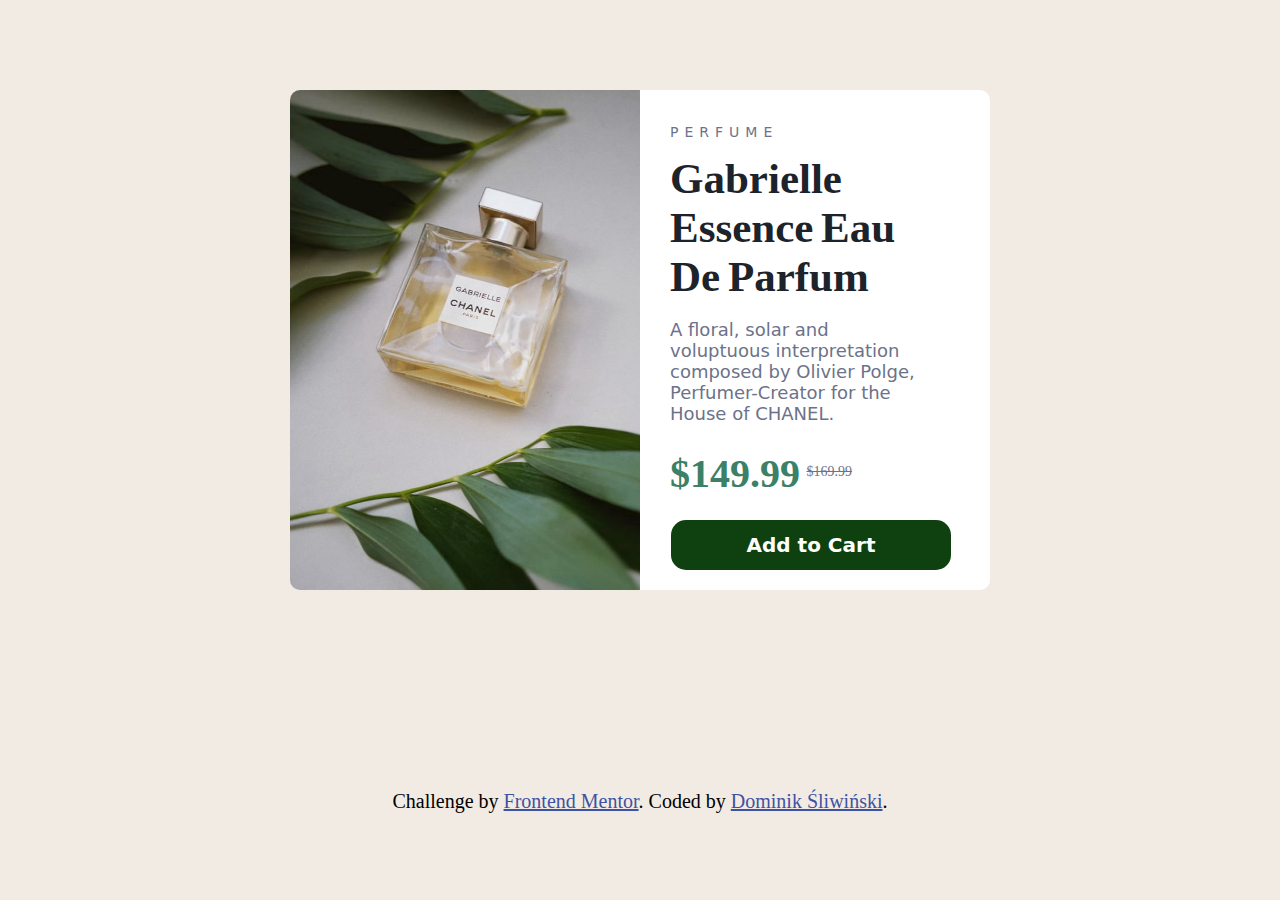
<file: Product preview card/index.html>
<!DOCTYPE html>
<html lang="en">
<head>
  <meta charset="UTF-8">
  <meta name="viewport" content="width=device-width, initial-scale=1.0"> <!-- displays site properly based on user's device -->

  <link rel="icon" type="image/png" sizes="32x32" href="./images/favicon-32x32.png">
  <link rel="stylesheet" href="style.css">
  <title>Frontend Mentor | Product preview card component</title>

  <!-- Feel free to remove these styles or customise in your own stylesheet 👍 -->
  <style>
    
  </style>
</head>
<body>
  <div id="main">
    <div id="left">
      <img src="images/image-product-desktop.jpg" alt="image-product-desktop">
    </div>
    <div id="right">
      <div id="text_field">
        <p id="perfume">PERFUME</p>
        <p id="name">Gabrielle Essence Eau De Parfum</p>
        <p id="description">A floral, solar and voluptuous interpretation composed by Olivier Polge, 
          Perfumer-Creator for the House of CHANEL.</p>
        <div id="price_box">
          <p id="price">$149.99</p>
          <p id="old_price">$169.99</p>
        </div>
        <button type="submit" id="add_button"><b>Add to Cart</b></button>
      </div>
    </div>
  </div>
  <div class="attribution">
    Challenge by <a href="https://www.frontendmentor.io?ref=challenge" target="_blank">Frontend Mentor</a>. 
    Coded by <a href="https://github.com/D-Sliwinski">Dominik Śliwiński</a>.
  </div>
</body>
</html>
</file>
<file: Product preview card/style.css>
body{
    margin: 0;
    padding: 0;
    margin-left: auto;
    margin-right: auto;
    display: grid;
    justify-content: center;
    align-content: center;
    background-color:  hsl(30, 38%, 92%);

}
.attribution{ 
    font-size: 11px; 
    text-align: center; 
    padding-top: 200px;
    font-size: 20px;
}
.attribution a { 
    color: hsl(228, 45%, 44%); 
}
#main{
    width: 700px;
    margin-top: 10vh ;
    height: 500px;
    margin-left: auto;
    margin-right: auto;
     
}
#right{
    background-color: rgb(255, 255, 255);
    height: 500px;
    width: 350px;
    border-radius: 0px 10px 10px 0px;
    float: right;
    
}
#left{
    width: 350px;
    height: 500px;
    float: left;
}
img{
    width: 350px;
    height: 500px;
    border-radius: 10px 0px 0px 10px;
}
p{
    font-size: 20px;
    color: hsl(212, 21%, 14%)
}
#text_field{
    padding-top: 20px;
    padding-left: 30px;
}
#perfume{
    font-family: system-ui, -apple-system, BlinkMacSystemFont, 'Segoe UI', Roboto, Oxygen, Ubuntu, Cantarell, 'Open Sans', 'Helvetica Neue', sans-serif;
    letter-spacing:6px;
    font-weight: 300;
    font-size: 14px;
    color: hsl(228, 12%, 48%);;
}
#name{
    font: fraunces;
    font-weight: 700;
    font-size: 43px;
    margin-top: 10px;
    width: 250px;
    column-count: 1;
    word-spacing: -3px;
    
}
#description{
    font-family: system-ui, -apple-system, BlinkMacSystemFont, 'Segoe UI', Roboto, Oxygen, Ubuntu, Cantarell, 'Open Sans', 'Helvetica Neue', sans-serif;
    color: hsl(228, 12%, 48%);
    font-weight: 300;
    font-size: 18px;
    width: 250px;
    margin-top: -25px;
   
}
#price{
    font-size: 40px;
    font: fraunces;
    color: hsl(158, 36%, 37%);
    font-weight: 700;
    float: left;
    
}
#old_price{
    float: right;
    padding-top: 40px;
    padding-right: 68px;
    font-size: 14px;
    color: hsl(228, 12%, 48%);
    text-decoration: line-through;
}
#price_box{
    width: 250px;
    height: 60px;
    margin-top: -32px;
}
#add_button{
    margin-top: -17px;
    width: 280px;
    text-align: center;
    margin-left: 1px;
    height: 50px;
    background-color: rgb(15, 64, 15);
    color: rgb(255, 255, 255);
    border-radius: 15px;
    line-height: -20px;
    font-size: 20px;
    font-family: system-ui, -apple-system, BlinkMacSystemFont, 'Segoe UI', Roboto, Oxygen, Ubuntu, Cantarell, 'Open Sans', 'Helvetica Neue', sans-serif;
    border: 0px;
}
#cart_icon{
    width: 30px;
    height: 30px;

}
</file>
